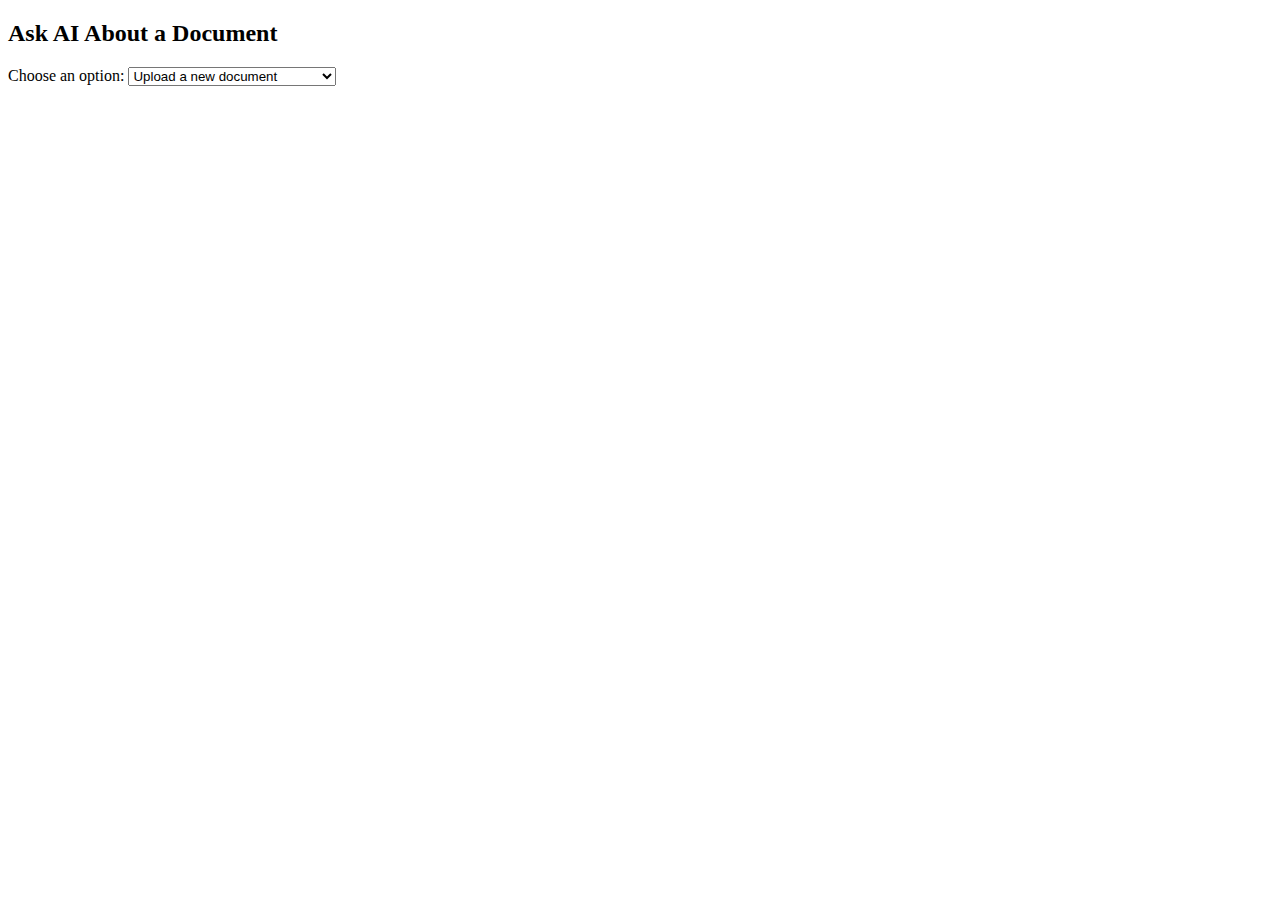
<file: Frontend/ai.html>
<!DOCTYPE html>
<html lang="en">
<head>
    <!-- Existing head content -->
    <style>
        /* Add styles for file selection */
        .file-grid {
            display: grid;
            grid-template-columns: repeat(auto-fill, minmax(200px, 1fr));
            gap: 15px;
            margin-top: 20px;
        }
        .file-item {
            border: 1px solid #ddd;
            border-radius: 5px;
            padding: 15px;
            cursor: pointer;
            transition: all 0.2s ease;
        }
        .file-item:hover {
            background-color: #f5f5f5;
        }
        .file-item.selected {
            border-color: #0d6efd;
            background-color: rgba(13, 110, 253, 0.1);
        }
        .file-icon {
            text-align: center;
            font-size: 2rem;
            margin-bottom: 10px;
        }
        .file-name {
            font-weight: bold;
            white-space: nowrap;
            overflow: hidden;
            text-overflow: ellipsis;
        }
        .file-details {
            font-size: 0.8rem;
            color: #6c757d;
        }
        .toggle-section {
            margin-bottom: 20px;
        }
    </style>
</head>
<body>
    <!-- Existing header and navbar -->

    <div class="container mt-5">
        <h2>Ask AI About a Document</h2>
        
        <div class="toggle-section">
            <label for="file-selector">Choose an option:</label>
            <select id="file-selector" class="form-select">
                <option value="upload">Upload a new document</option>
                <option value="existing">Select from existing documents</option>
            </select>
        </div>
        
        <div id="upload-section">
            <!-- Existing upload functionality -->
        </div>
        
        <div id="existing-files-section" style="display: none;">
            <h3>Select a Document</h3>
            <div id="existing-files" class="mt-3">
                <p>Loading files...</p>
            </div>
            
            <div class="form-group mt-4">
                <label for="initial-question">Initial Question:</label>
                <input type="text" id="initial-question" class="form-control" 
                       placeholder="What would you like to know about this document?" value="Tell me about this document">
            </div>
            
            <button id="start-chat-btn" class="btn btn-primary mt-3" onclick="startChatWithExistingFile()" disabled>
                Start Chat with Selected Document
            </button>
        </div>
    </div>

    <!-- Existing footer and scripts -->
    <script src="js/aiFileSelector.js"></script>
</body>
</html>
</file>
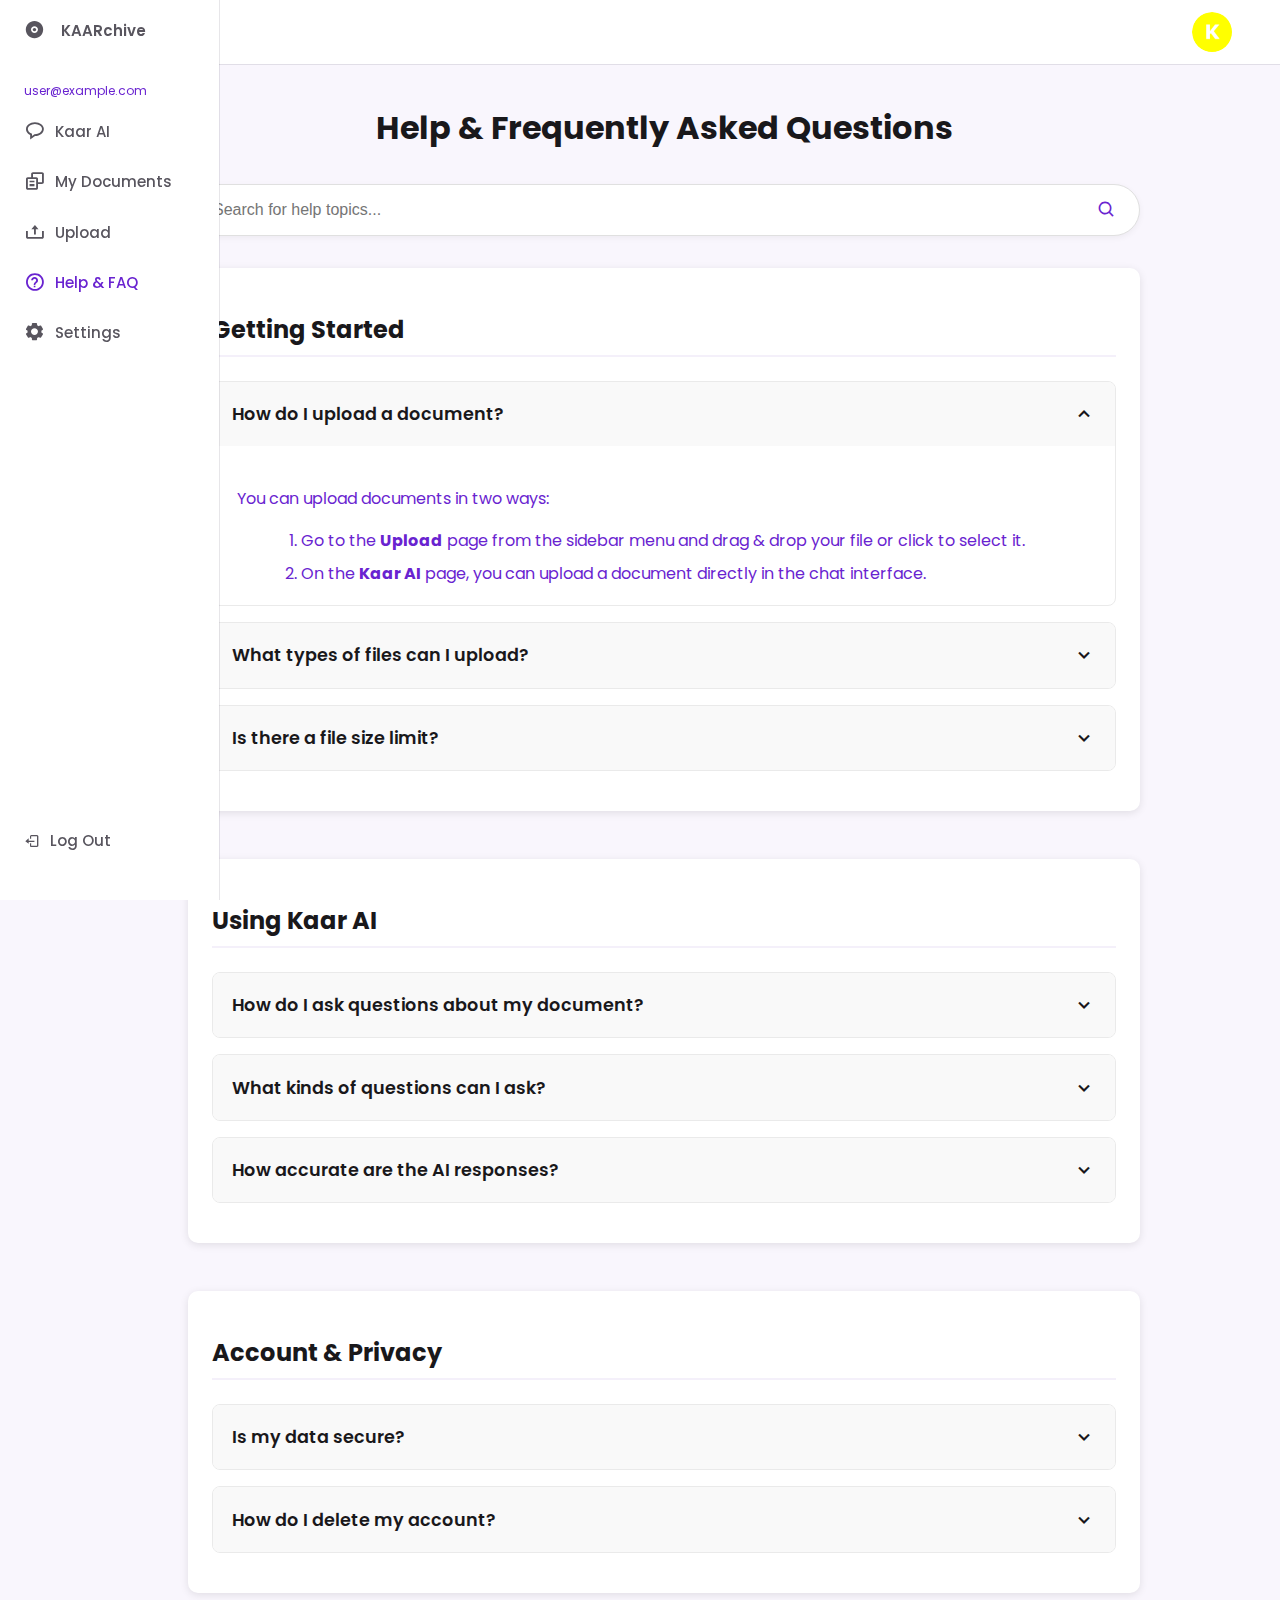
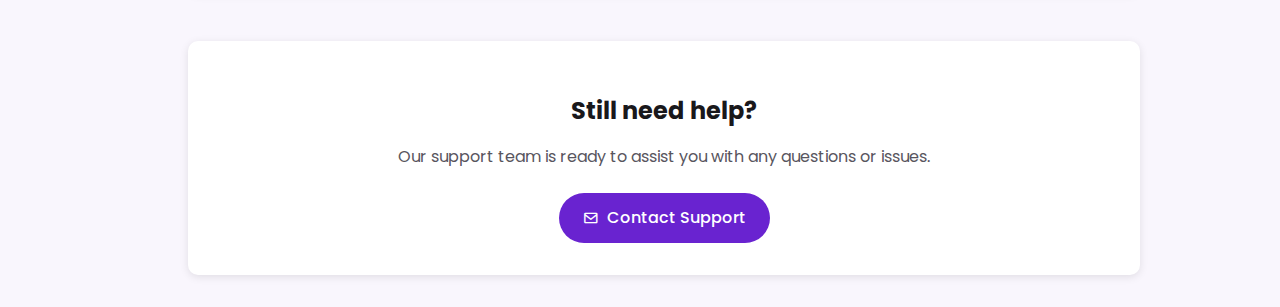
<file: Frontend/html/help.html>
<!DOCTYPE html>
<html lang="en">
<head>
    <meta charset="UTF-8">
    <meta name="viewport" content="width=device-width, initial-scale=1.0">
    <link rel="stylesheet" href="https://cdn.jsdelivr.net/npm/boxicons@latest/css/boxicons.min.css">
    <link rel="stylesheet" href="../css/main.css">
    <link rel="stylesheet" href="../css/help.css">
    <title>KAARchive - Help & FAQ</title>
</head>
<body>
    <header class="header">
        <div class="header__container">
            <img src="../assets/img/k.png" alt="Logo" class="header__img">
            <a href="#" class="header__logo">Help & FAQ</a>
            <div class="header__toggle">
                <i class='bx bx-menu' id="header-toggle"></i>
            </div>
        </div>
    </header>
    
    <div class="nav" id="navbar">
        <nav class="nav__container">
            <div>
                <a href="kaarAI.html" class="nav__link nav__logo">
                    <i class='bx bxs-disc nav__icon'></i>
                    <span class="nav__logo-name">KAARchive</span>
                </a>
                <a class="emailname">
                    <p id="user-email"></p>
                </a>
                <div class="nav__list">
                    <div class="nav__items">
                        <a href="kaarAI.html" class="nav__link">
                            <i class='bx bx-message-rounded'></i>
                            <span class="nav__name">Kaar AI</span>
                        </a>
                        <a href="myDocuments.html" class="nav__link">
                            <i class='bx bx-copy-alt'></i>
                            <span class="nav__name">My Documents</span>
                        </a>
                        <a href="upload.html" class="nav__link">
                            <i class='bx bx-upload'></i>
                            <span class="nav__name">Upload</span>
                        </a>
                        <a href="help.html" class="nav__link active">
                            <i class='bx bx-help-circle'></i>
                            <span class="nav__name">Help & FAQ</span>
                        </a>
                        <a href="settings.html" class="nav__link">
                            <i class='bx bxs-cog'></i>
                            <span class="nav__name">Settings</span>
                        </a>
                    </div>
                </div>
            </div>
            <a href="#" id="logout-button" class="nav__link nav__logout">
                <i class='bx bx-log-out'></i>
                <span class="nav__name">Log Out</span>
            </a>
        </nav>
    </div>

    <main class="help-container">
        <h1>Help & Frequently Asked Questions</h1>
        <div class="search-box">
            <input type="text" id="faq-search" placeholder="Search for help topics...">
            <i class='bx bx-search'></i>
        </div>

        <section class="faq-section">
            <h2>Getting Started</h2>
            <div class="faq-item">
                <div class="faq-question">How do I upload a document?
                    <i class='bx bx-chevron-down toggle-icon'></i>
                </div>
                <div class="faq-answer">
                    <p>You can upload documents in two ways:</p>
                    <ol>
                        <li>Go to the <strong>Upload</strong> page from the sidebar menu and drag & drop your file or click to select it.</li>
                        <li>On the <strong>Kaar AI</strong> page, you can upload a document directly in the chat interface.</li>
                    </ol>
                    <p>We support the following file formats: PDF, DOC, DOCX, PPT, PPTX, and TXT.</p>
                </div>
            </div>

            <div class="faq-item">
                <div class="faq-question">What types of files can I upload?
                    <i class='bx bx-chevron-down toggle-icon'></i>
                </div>
                <div class="faq-answer">
                    <p>KAARchive currently supports the following file formats:</p>
                    <ul>
                        <li>PDF (.pdf)</li>
                        <li>Microsoft Word (.doc, .docx)</li>
                        <li>PowerPoint (.ppt, .pptx)</li>
                        <li>Text files (.txt)</li>
                    </ul>
                </div>
            </div>

            <div class="faq-item">
                <div class="faq-question">Is there a file size limit?
                    <i class='bx bx-chevron-down toggle-icon'></i>
                </div>
                <div class="faq-answer">
                    <p>Yes, there is a 10MB file size limit for all documents. If your document exceeds this limit, consider splitting it into smaller files or compressing it before uploading.</p>
                </div>
            </div>
        </section>

        <section class="faq-section">
            <h2>Using Kaar AI</h2>
            <div class="faq-item">
                <div class="faq-question">How do I ask questions about my document?
                    <i class='bx bx-chevron-down toggle-icon'></i>
                </div>
                <div class="faq-answer">
                    <p>After uploading a document:</p>
                    <ol>
                        <li>Wait for the document to be processed (you'll see a "Ready" status)</li>
                        <li>Type your question in the chat input box at the bottom of the AI chat interface</li>
                        <li>Press Enter or click the send button</li>
                    </ol>
                    <p>The AI will analyze your document and provide answers based on its content.</p>
                </div>
            </div>

            <div class="faq-item">
                <div class="faq-question">What kinds of questions can I ask?
                    <i class='bx bx-chevron-down toggle-icon'></i>
                </div>
                <div class="faq-answer">
                    <p>You can ask virtually any question about the content of your document. For example:</p>
                    <ul>
                        <li>"What is the main topic of this document?"</li>
                        <li>"Summarize section 3 for me"</li>
                        <li>"What are the key findings in this report?"</li>
                        <li>"Extract all dates mentioned in the document"</li>
                        <li>"What does the author say about [specific topic]?"</li>
                    </ul>
                    <p>The more specific your question, the more precise the answer will be.</p>
                </div>
            </div>

            <div class="faq-item">
                <div class="faq-question">How accurate are the AI responses?
                    <i class='bx bx-chevron-down toggle-icon'></i>
                </div>
                <div class="faq-answer">
                    <p>Kaar AI strives to provide accurate information based on the content of your documents. However, AI technology has limitations:</p>
                    <ul>
                        <li>It can only answer based on information contained in the document</li>
                        <li>It may occasionally misinterpret complex language or context</li>
                        <li>For documents with poor formatting or image-based text, accuracy may be reduced</li>
                    </ul>
                    <p>Always verify important information directly in your original document.</p>
                </div>
            </div>
        </section>

        <section class="faq-section">
            <h2>Account & Privacy</h2>
            <div class="faq-item">
                <div class="faq-question">Is my data secure?
                    <i class='bx bx-chevron-down toggle-icon'></i>
                </div>
                <div class="faq-answer">
                    <p>Yes, we take data security very seriously:</p>
                    <ul>
                        <li>All documents are encrypted during storage and transmission</li>
                        <li>Your files are only accessible to you</li>
                        <li>We do not share your documents or chat history with third parties</li>
                        <li>You can delete your documents at any time from "My Documents" page</li>
                    </ul>
                </div>
            </div>

            <div class="faq-item">
                <div class="faq-question">How do I delete my account?
                    <i class='bx bx-chevron-down toggle-icon'></i>
                </div>
                <div class="faq-answer">
                    <p>To delete your account:</p>
                    <ol>
                        <li>Go to Settings</li>
                        <li>Scroll down to the Account Management section</li>
                        <li>Click on "Delete Account"</li>
                        <li>Confirm your decision</li>
                    </ol>
                    <p>Please note that account deletion is permanent and will remove all your documents and chat history.</p>
                </div>
            </div>
        </section>

        <section class="support-contact">
            <h2>Still need help?</h2>
            <p>Our support team is ready to assist you with any questions or issues.</p>
            <a href="mailto:support@kaarchive.com" class="contact-btn">
                <i class='bx bx-envelope'></i> Contact Support
            </a>
        </section>
    </main>

    <script src="../js/main.js"></script>
    <script src="../js/global.js"></script>
    <script src="../js/help.js"></script>
</body>
</html>
</file>
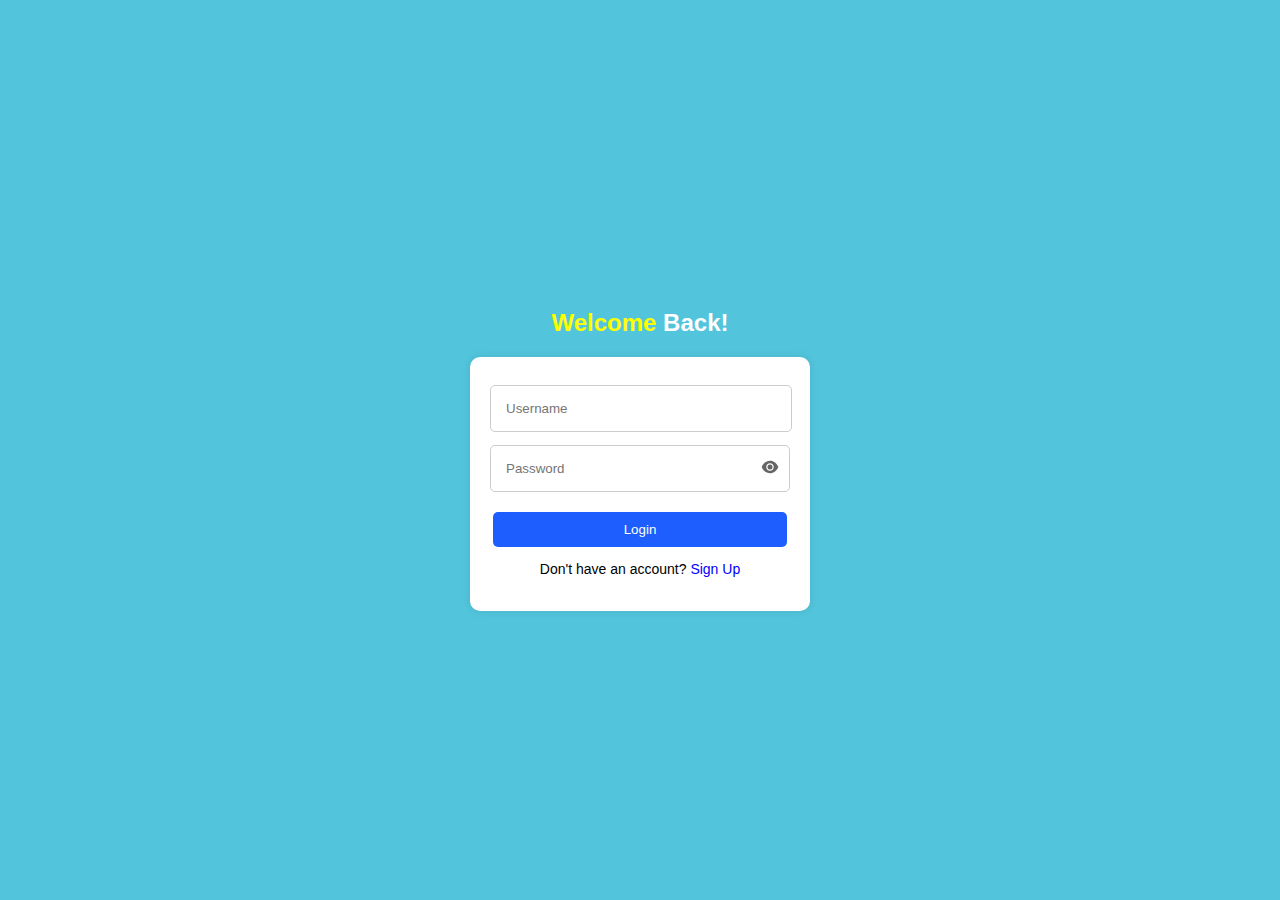
<file: Frontend/html/login.html>
<!DOCTYPE html>
<html lang="en">
<head>
  <meta charset="UTF-8">
  <meta name="viewport" content="width=device-width, initial-scale=1.0">
  <title>KAARchive - Login</title>
  <link rel="stylesheet" href="../css/login.css">
  <style>
    .password-container {
      position: relative;
      display: flex;
      align-items: center;
    }

    .toggle-password {
      position: absolute;
      right: 10px;
      cursor: pointer;
    }

    .toggle-password svg {
      width: 20px;
      height: 20px;
      fill: #666;
    }
  </style>
</head>
<body>
  <div class="container">
    <h2><span class="welcome">Welcome</span> <span class="back">Back!</span></h2>
    <div class="login-box">
      <form id="login-form">
        <input type="text" id="username" placeholder="Username" required>

        <div class="password-container">
          <input type="password" id="password" placeholder="Password" required>
          <span class="toggle-password" onclick="togglePassword('password', this)">
            <svg viewBox="0 0 24 24">
              <path d="M12 4.5C7.5 4.5 3.7 7.6 2 12c1.7 4.4 5.5 7.5 10 7.5s8.3-3.1 10-7.5c-1.7-4.4-5.5-7.5-10-7.5zm0 12c-2.5 0-4.5-2-4.5-4.5S9.5 7.5 12 7.5 16.5 9.5 16.5 12 14.5 16.5 12 16.5zm0-7.5a3 3 0 1 0 0 6 3 3 0 1 0 0-6z"/>
            </svg>
          </span>
        </div>

        <button type="submit">Login</button>
      </form>
      <p>Don't have an account? <a href="signup.html">Sign Up</a></p>
    </div>
  </div>

  <script src="../js/auth.js"></script>
  <script>
    function togglePassword(inputId, iconElement) {
      const passwordInput = document.getElementById(inputId);
      const isPassword = passwordInput.type === 'password';
      passwordInput.type = isPassword ? 'text' : 'password';

      // Toggle eye icon (open/closed)
      iconElement.innerHTML = isPassword
        ? '<svg viewBox="0 0 24 24"><path d="M12 4.5C7.5 4.5 3.7 7.6 2 12c1.7 4.4 5.5 7.5 10 7.5s8.3-3.1 10-7.5c-1.7-4.4-5.5-7.5-10-7.5zm0 12c-2.5 0-4.5-2-4.5-4.5S9.5 7.5 12 7.5 16.5 9.5 16.5 12 14.5 16.5 12 16.5zm-2.5-3.5l5-5 1.5 1.5-5 5z"/></svg>'
        : '<svg viewBox="0 0 24 24"><path d="M12 4.5C7.5 4.5 3.7 7.6 2 12c1.7 4.4 5.5 7.5 10 7.5s8.3-3.1 10-7.5c-1.7-4.4-5.5-7.5-10-7.5zm0 12c-2.5 0-4.5-2-4.5-4.5S9.5 7.5 12 7.5 16.5 9.5 16.5 12 14.5 16.5 12 16.5zm0-7.5a3 3 0 1 0 0 6 3 3 0 1 0 0-6z"/></svg>';
    }
  </script>
</body>
</html>
</file>
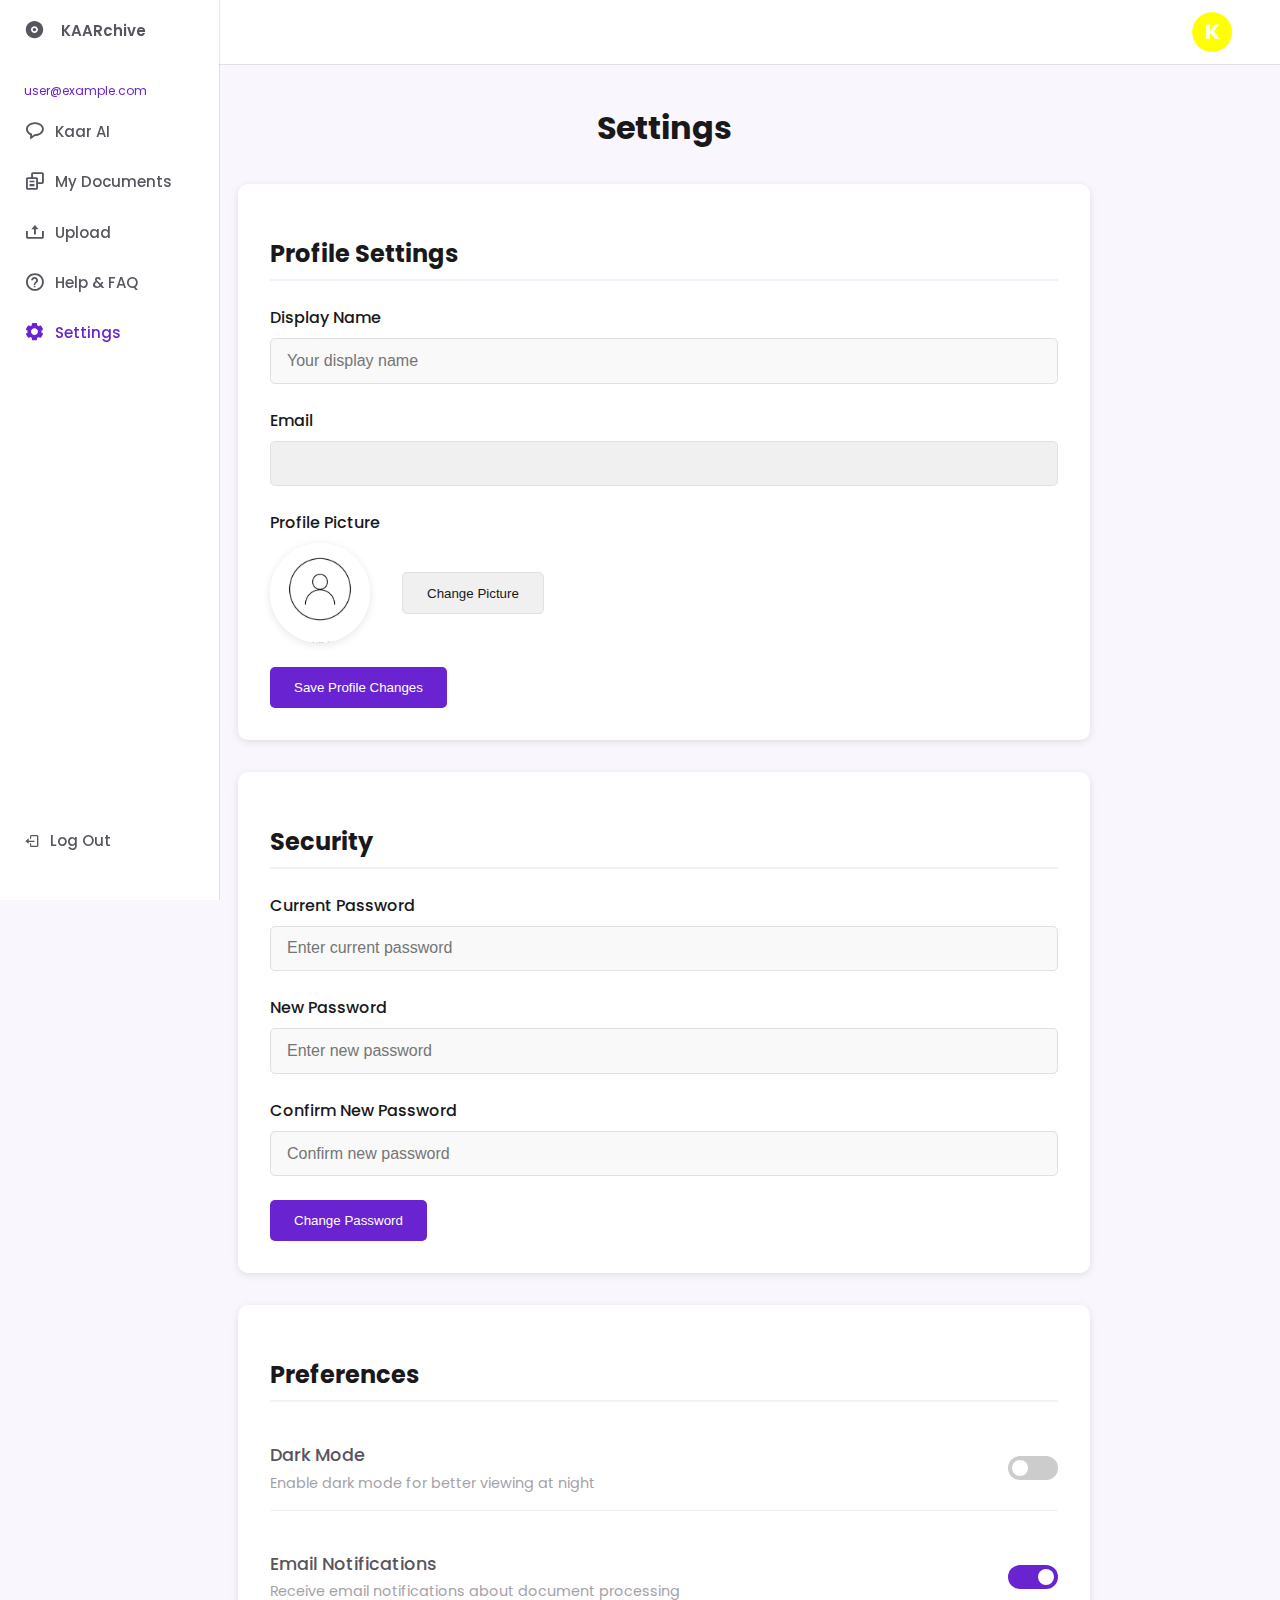
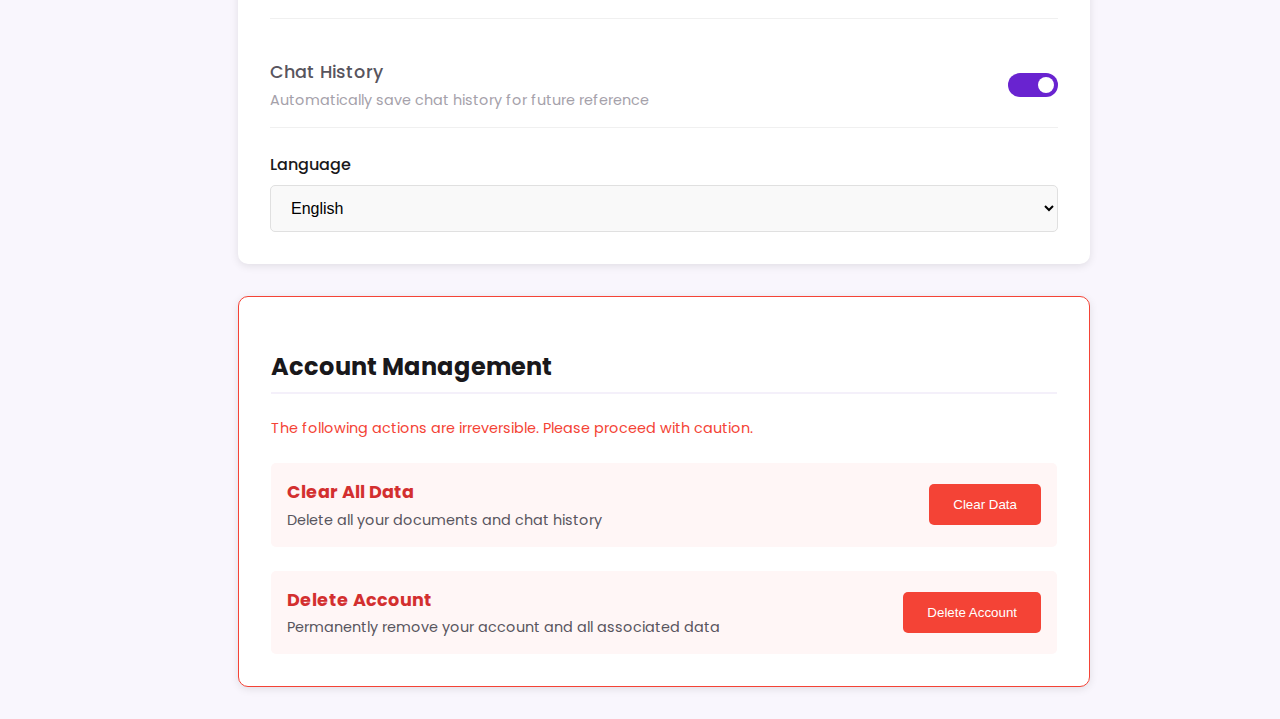
<file: Frontend/html/settings.html>
<!DOCTYPE html>
<html lang="en">
<head>
    <meta charset="UTF-8">
    <meta name="viewport" content="width=device-width, initial-scale=1.0">
    <link rel="stylesheet" href="https://cdn.jsdelivr.net/npm/boxicons@latest/css/boxicons.min.css">
    <link rel="stylesheet" href="../css/main.css">
    <link rel="stylesheet" href="../css/settings.css">
    <title>KAARchive - Settings</title>
</head>
<body>
    <header class="header">
        <div class="header__container">
            <img src="../assets/img/k.png" alt="Logo" class="header__img">
            <a href="#" class="header__logo">Settings</a>
            <div class="header__toggle">
                <i class='bx bx-menu' id="header-toggle"></i>
            </div>
        </div>
    </header>
    
    <div class="nav" id="navbar">
        <nav class="nav__container">
            <div>
                <a href="kaarAI.html" class="nav__link nav__logo">
                    <i class='bx bxs-disc nav__icon'></i>
                    <span class="nav__logo-name">KAARchive</span>
                </a>
                <a class="emailname">
                    <p id="user-email"></p>
                </a>
                <div class="nav__list">
                    <div class="nav__items">
                        <a href="kaarAI.html" class="nav__link">
                            <i class='bx bx-message-rounded'></i>
                            <span class="nav__name">Kaar AI</span>
                        </a>
                        <a href="myDocuments.html" class="nav__link">
                            <i class='bx bx-copy-alt'></i>
                            <span class="nav__name">My Documents</span>
                        </a>
                        <a href="upload.html" class="nav__link">
                            <i class='bx bx-upload'></i>
                            <span class="nav__name">Upload</span>
                        </a>
                        <a href="help.html" class="nav__link">
                            <i class='bx bx-help-circle'></i>
                            <span class="nav__name">Help & FAQ</span>
                        </a>
                        <a href="settings.html" class="nav__link active">
                            <i class='bx bxs-cog'></i>
                            <span class="nav__name">Settings</span>
                        </a>
                    </div>
                </div>
            </div>
            <a href="#" id="logout-button" class="nav__link nav__logout">
                <i class='bx bx-log-out'></i>
                <span class="nav__name">Log Out</span>
            </a>
        </nav>
    </div>

    <main class="settings-container">
        <h1>Settings</h1>
        
        <div class="settings-section">
            <h2>Profile Settings</h2>
            <form id="profile-form" class="settings-form">
                <div class="form-group">
                    <label for="display-name">Display Name</label>
                    <input type="text" id="display-name" placeholder="Your display name">
                </div>
                
                <div class="form-group">
                    <label for="email">Email</label>
                    <input type="email" id="email" disabled>
                </div>
                
                <div class="form-group">
                    <label>Profile Picture</label>
                    <div class="profile-picture-container">
                        <img src="../assets/img/profile.png" id="profile-picture" alt="Profile picture">
                        <div class="upload-controls">
                            <button type="button" id="upload-picture" class="btn-secondary">Change Picture</button>
                            <input type="file" id="picture-upload" accept="image/*" hidden>
                        </div>
                    </div>
                </div>
                
                <button type="submit" class="btn-primary">Save Profile Changes</button>
            </form>
        </div>
        
        <div class="settings-section">
            <h2>Security</h2>
            <form id="password-form" class="settings-form">
                <div class="form-group">
                    <label for="current-password">Current Password</label>
                    <input type="password" id="current-password" placeholder="Enter current password">
                </div>
                
                <div class="form-group">
                    <label for="new-password">New Password</label>
                    <input type="password" id="new-password" placeholder="Enter new password">
                </div>
                
                <div class="form-group">
                    <label for="confirm-password">Confirm New Password</label>
                    <input type="password" id="confirm-password" placeholder="Confirm new password">
                </div>
                
                <button type="submit" class="btn-primary">Change Password</button>
            </form>
        </div>
        
        <div class="settings-section">
            <h2>Preferences</h2>
            <div class="settings-form">
                <div class="preference-item">
                    <div class="preference-info">
                        <h3>Dark Mode</h3>
                        <p>Enable dark mode for better viewing at night</p>
                    </div>
                    <label class="toggle-switch">
                        <input type="checkbox" id="dark-mode-toggle">
                        <span class="toggle-slider"></span>
                    </label>
                </div>
                
                <div class="preference-item">
                    <div class="preference-info">
                        <h3>Email Notifications</h3>
                        <p>Receive email notifications about document processing</p>
                    </div>
                    <label class="toggle-switch">
                        <input type="checkbox" id="email-notifications" checked>
                        <span class="toggle-slider"></span>
                    </label>
                </div>
                
                <div class="preference-item">
                    <div class="preference-info">
                        <h3>Chat History</h3>
                        <p>Automatically save chat history for future reference</p>
                    </div>
                    <label class="toggle-switch">
                        <input type="checkbox" id="save-chat-history" checked>
                        <span class="toggle-slider"></span>
                    </label>
                </div>
                
                <div class="form-group">
                    <label for="language-select">Language</label>
                    <select id="language-select">
                        <option value="en">English</option>
                        <option value="es">Spanish</option>
                        <option value="fr">French</option>
                        <option value="de">German</option>
                        <option value="zh">Chinese</option>
                    </select>
                </div>
            </div>
        </div>
        
        <div class="settings-section danger-zone">
            <h2>Account Management</h2>
            <p class="warning-text">The following actions are irreversible. Please proceed with caution.</p>
            
            <div class="danger-actions">
                <div class="danger-action">
                    <div>
                        <h3>Clear All Data</h3>
                        <p>Delete all your documents and chat history</p>
                    </div>
                    <button id="clear-data" class="btn-danger">Clear Data</button>
                </div>
                
                <div class="danger-action">
                    <div>
                        <h3>Delete Account</h3>
                        <p>Permanently remove your account and all associated data</p>
                    </div>
                    <button id="delete-account" class="btn-danger">Delete Account</button>
                </div>
            </div>
        </div>
    </main>

    <!-- Confirmation Modal -->
    <div id="confirm-modal" class="modal">
        <div class="modal-content">
            <h2 id="modal-title">Confirm Action</h2>
            <p id="modal-message">Are you sure you want to proceed?</p>
            <div class="modal-actions">
                <button id="modal-cancel" class="btn-secondary">Cancel</button>
                <button id="modal-confirm" class="btn-danger">Confirm</button>
            </div>
        </div>
    </div>

    <script src="../js/main.js"></script>
    <script src="../js/global.js"></script>
    <script src="../js/settings.js"></script>
</body>
</html>
</file>
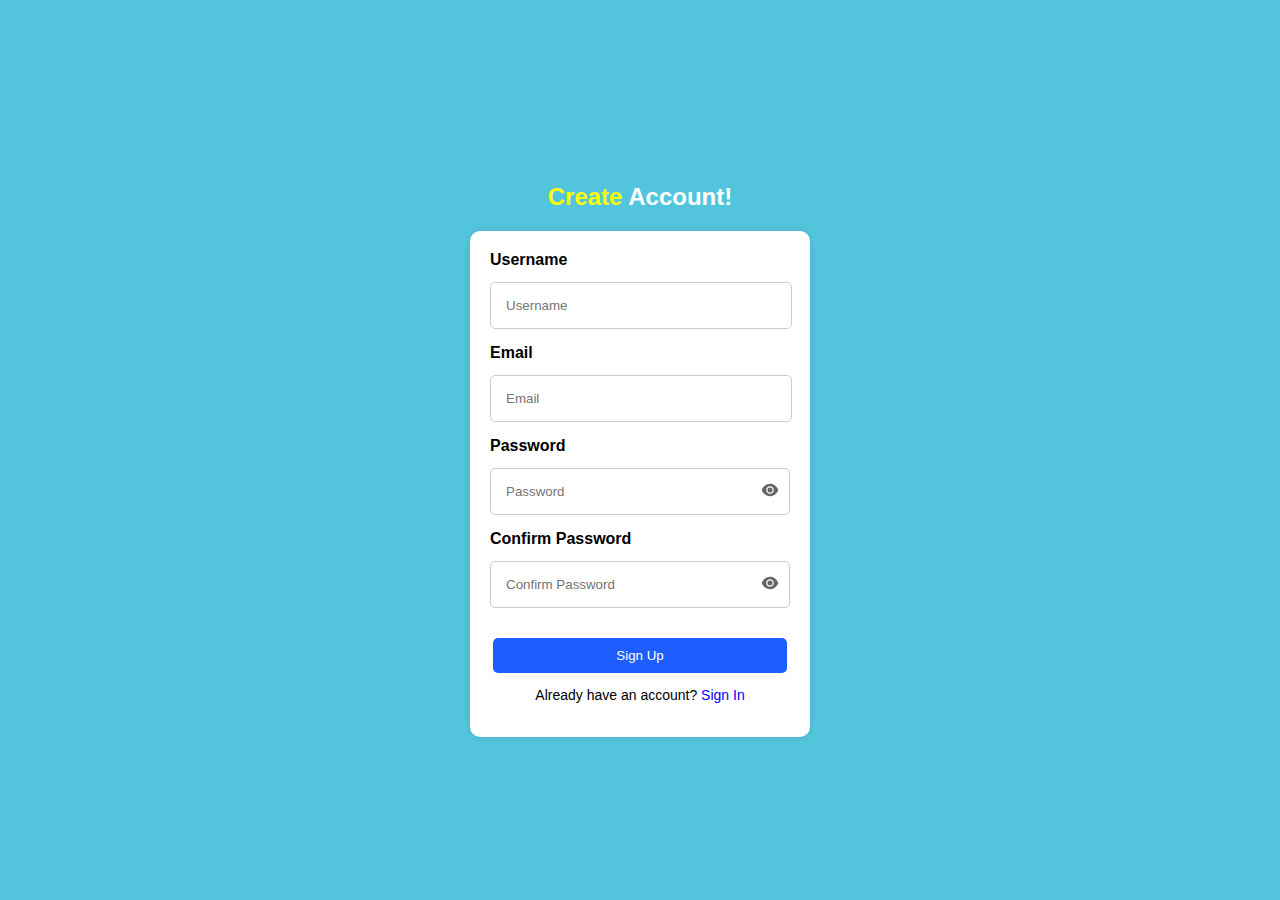
<file: Frontend/html/signup.html>
<!DOCTYPE html>
<html lang="en">
<head>
  <meta charset="UTF-8">
  <meta name="viewport" content="width=device-width, initial-scale=1.0">
  <title>KAARchive - Sign Up</title>
  <link rel="stylesheet" href="../css/login.css">
  <style>
    .password-container {
      position: relative;
      display: flex;
      align-items: center;
    }

    .toggle-password {
      position: absolute;
      right: 10px;
      cursor: pointer;
    }

    .toggle-password svg {
      width: 20px;
      height: 20px;
      fill: #666;
    }
  </style>
</head>
<body>
  <div class="container">
    <h2><span class="welcome">Create</span> <span class="back">Account!</span></h2>
    <div class="login-box">
      <form id="signup-form">
        <div class="labelcont">
          <label for="username">Username</label>
        </div>
        <input type="text" id="username" placeholder="Username" required>
        <span class="error" id="username-error"></span>

        <div class="labelcont">
          <label for="email">Email</label>
        </div>
        <input type="email" id="email" placeholder="Email" required>
        <span class="error" id="email-error"></span>

        <div class="labelcont">
          <label for="password">Password</label>
        </div>
        <div class="password-container">
          <input type="password" id="password" placeholder="Password" required>
          <span class="toggle-password" onclick="togglePassword('password', this)">
            <svg viewBox="0 0 24 24">
              <path d="M12 4.5C7.5 4.5 3.7 7.6 2 12c1.7 4.4 5.5 7.5 10 7.5s8.3-3.1 10-7.5c-1.7-4.4-5.5-7.5-10-7.5zm0 12c-2.5 0-4.5-2-4.5-4.5S9.5 7.5 12 7.5 16.5 9.5 16.5 12 14.5 16.5 12 16.5zm0-7.5a3 3 0 1 0 0 6 3 3 0 1 0 0-6z"/>
            </svg>
          </span>
        </div>
        <span class="error" id="password-error"></span>

        <div class="labelcont">
          <label for="confirm-password">Confirm Password</label>
        </div>
        <div class="password-container">
          <input type="password" id="confirm-password" placeholder="Confirm Password" required>
          <span class="toggle-password" onclick="togglePassword('confirm-password', this)">
            <svg viewBox="0 0 24 24">
              <path d="M12 4.5C7.5 4.5 3.7 7.6 2 12c1.7 4.4 5.5 7.5 10 7.5s8.3-3.1 10-7.5c-1.7-4.4-5.5-7.5-10-7.5zm0 12c-2.5 0-4.5-2-4.5-4.5S9.5 7.5 12 7.5 16.5 9.5 16.5 12 14.5 16.5 12 16.5zm0-7.5a3 3 0 1 0 0 6 3 3 0 1 0 0-6z"/>
            </svg>
          </span>
        </div>
        <span class="error" id="confirm-password-error"></span>

        <button type="submit">Sign Up</button>
      </form>
      <p>Already have an account? <a href="login.html">Sign In</a></p>
    </div>
  </div>

  <script src="../js/auth.js"></script>
  <script>
    function togglePassword(inputId, iconElement) {
      const passwordInput = document.getElementById(inputId);
      const isPassword = passwordInput.type === 'password';
      passwordInput.type = isPassword ? 'text' : 'password';

      // Toggle eye icon (open/closed)
      iconElement.innerHTML = isPassword
        ? '<svg viewBox="0 0 24 24"><path d="M12 4.5C7.5 4.5 3.7 7.6 2 12c1.7 4.4 5.5 7.5 10 7.5s8.3-3.1 10-7.5c-1.7-4.4-5.5-7.5-10-7.5zm0 12c-2.5 0-4.5-2-4.5-4.5S9.5 7.5 12 7.5 16.5 9.5 16.5 12 14.5 16.5 12 16.5zm-2.5-3.5l5-5 1.5 1.5-5 5z"/></svg>'
        : '<svg viewBox="0 0 24 24"><path d="M12 4.5C7.5 4.5 3.7 7.6 2 12c1.7 4.4 5.5 7.5 10 7.5s8.3-3.1 10-7.5c-1.7-4.4-5.5-7.5-10-7.5zm0 12c-2.5 0-4.5-2-4.5-4.5S9.5 7.5 12 7.5 16.5 9.5 16.5 12 14.5 16.5 12 16.5zm0-7.5a3 3 0 1 0 0 6 3 3 0 1 0 0-6z"/></svg>';
    }
  </script>
</body>
</html>
</file>
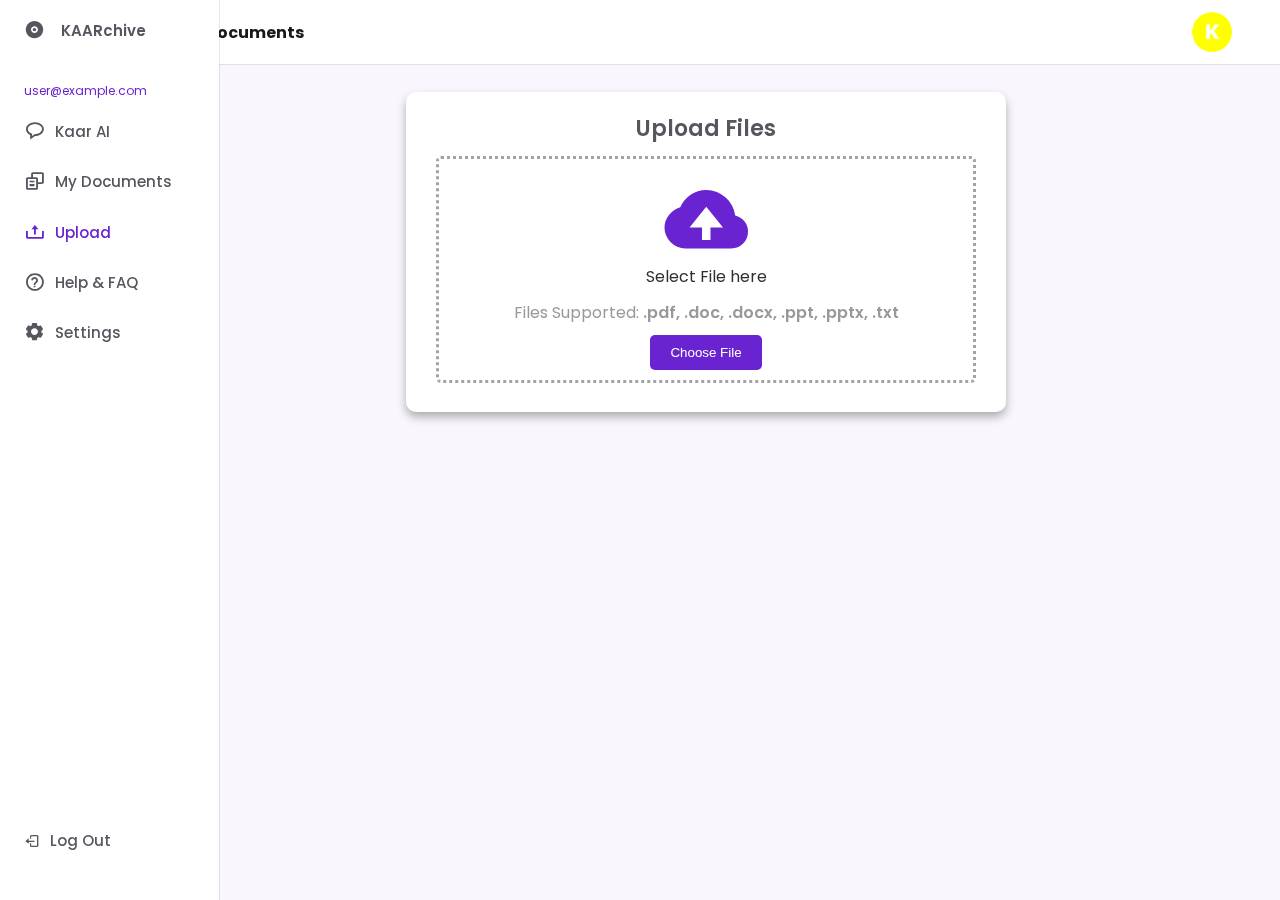
<file: Frontend/html/upload.html>
<!DOCTYPE html>
  <html lang="en">
  <head>
    <meta charset="UTF-8">
    <meta name="viewport" content="width=device-width, initial-scale=1.0">
    <link rel="stylesheet" href="https://cdn.jsdelivr.net/npm/boxicons@latest/css/boxicons.min.css">
    <link rel="stylesheet" href="../css/main.css">
    <title>Kaarchive - Upload</title>
  </head>
  <body>
    <header class="header">
      <div class="header__container">
        <img src="../assets/img/k.png" alt="Logo" class="header__img">
        <a href="#" class="header__logo">Upload Your Documents</a>
        <div class="header__toggle">
          <i class='bx bx-menu' id="header-toggle"></i>
        </div>
      </div>
    </header>
    <div class="nav" id="navbar">
      <nav class="nav__container">
        <div>
          <a href="kaarAI.html" class="nav__link nav__logo">
            <i class='bx bxs-disc nav__icon'></i>
            <span class="nav__logo-name">KAARchive</span>
          </a>
          <!-- Display the logged-in email (this should be set dynamically) -->
          <div class="emailname">
            <p id="user-email"></p>
          </div>
          <div class="nav__list">
            <div class="nav__items">
              <a href="kaarAI.html" class="nav__link">
                <i class='bx bx-message-rounded'></i>
                <span class="nav__name">Kaar AI</span>
              </a>
              <a href="myDocuments.html" class="nav__link">
                <i class='bx bx-copy-alt'></i>
                <span class="nav__name">My Documents</span>
              </a>
              <a href="upload.html" class="nav__link active">
                <i class='bx bx-upload'></i>
                <span class="nav__name">Upload</span>
              </a>
              <a href="help.html" class="nav__link">
                <i class='bx bx-help-circle'></i>
                <span class="nav__name">Help & FAQ</span>
              </a>
              <a href="settings.html" class="nav__link">
                <i class='bx bxs-cog'></i>
                <span class="nav__name">Settings</span>
              </a>
            </div>
          </div>
        </div>
        <a href="#" id="logout-button" class="nav__link nav__logout">
          <i class='bx bx-log-out'></i>
          <span class="nav__name">Log Out</span>
        </a>
      </nav>
    </div>
    <main>
      <div class="container">
        <div class="card">
          <h3>Upload Files</h3>
          <div class="drop_box">
            <i class='bx bxs-cloud-upload icon'></i>
            <header>
              <h4>Select File here</h4>
            </header>
            <p>Files Supported: <span>.pdf, .doc, .docx, .ppt, .pptx, .txt</span></p>
            <!-- The file input is hidden -->
            <input type="file" hidden accept=".pdf,.doc,.docx,.ppt,.pptx,.txt" id="fileID">
            <button class="btn">Choose File</button>
          </div>
        </div>
      </div>
    </main>
    <script src="../js/global.js"></script>
    <script src="../js/main.js"></script>
    <script src="../js/upload.js"></script>   
  </body>
  </html>
</file>
<file: Frontend/css/main.css>
@import url("https://fonts.googleapis.com/css2?family=Poppins:wght@400;500;600&display=swap");
:root {
  --header-height: 3.5rem;
  --nav-width: 219px;
  --first-color: #6923D0;
  --first-color-light: #F4F0FA;
  --title-color: #19181B;
  --text-color: #58555E;
  --text-color-light: #A5A1AA;
  --body-color: #F9F6FD;
  --container-color: #FFFFFF;
  --danger-color: #f44336;
  --danger-hover: #d32f2f;
  --button-hover: #5916b3;

  --body-font: 'Poppins', sans-serif;
  --normal-font-size: .938rem;
  --small-font-size: .75rem;
  --smaller-font-size: .75rem;

  --font-medium: 500;
  --font-semi-bold: 600;
  --z-fixed: 100;
}

@media screen and (min-width: 1024px) {
  :root {
    --normal-font-size: 1rem;
    --small-font-size: .875rem;
    --smaller-font-size: .813rem;
  }
}

*, ::before, ::after {
  box-sizing: border-box;
}

body {
  margin: var(--header-height) 0 0 0;
  padding: 1rem 1rem 0;
  font-family: var(--body-font);
  font-size: var(--normal-font-size);
  background-color: var(--body-color);
  color: var(--text-color);
}

h3 {
  margin: 0;
}

a {
  text-decoration: none;
}

img {
  max-width: 100%;
  height: auto;
}

.header {
  position: fixed;
  top: 0;
  left: 0;
  width: 100%;
  background-color: var(--container-color);
  box-shadow: 0 1px 0 rgba(22, 8, 43, 0.1);
  padding: 0 1rem;
  z-index: var(--z-fixed);
}

.header__container {
  display: flex;
  align-items: center;
  height: var(--header-height);
  justify-content: space-between;
}

.header__img {
  width: 35px;
  height: 35px;
  border-radius: 50%;
}

.header__logo {
  color: var(--title-color);
  display: none;
  font-weight: bold;
}

.header__search {
  display: flex;
  padding: .40rem .75rem;
  background-color: var(--first-color-light);
  border-radius: .25rem;
}

.header__input {
  width: 100%;
  border: none;
  outline: none;
  background-color: var(--first-color-light);
}

.header__input::placeholder {
  font-family: var(--body-font);
  color: var(--text-color);
}

.header__icon, 
.header__toggle {
  font-size: 1.2rem;
}

.header__toggle {
  color: var(--title-color);
  cursor: pointer;
}

.nav {
  position: fixed;
  top: 0;
  left: -100%;
  height: 100vh;
  padding: 1rem 1rem 0;
  background-color: var(--container-color);
  box-shadow: 1px 0 0 rgba(22, 8, 43, 0.1);
  z-index: var(--z-fixed);
  transition: .4s;
}

.nav__container {
  height: 100%;
  display: flex;
  flex-direction: column;
  justify-content: space-between;
  padding-bottom: 3rem;
  overflow: auto;
  scrollbar-width: none; /* Firefox */
}

.nav__container::-webkit-scrollbar {
  display: none; /* Safari and Chrome */
}

.emailname p{
  font-size: 12px;
  margin-top: 5px; /* Fixed: Removed negative padding which is invalid CSS */
  margin-bottom: 20px;
  position: relative;
  font-size: 12px;
  color: var(--first-color); /* Fixed: Using theme color variable instead of hardcoded 'blue' */
}

.nav__logo {
  font-weight: var(--font-semi-bold);
  margin-bottom: 2.5rem;
}

.nav__list, 
.nav__items {
  display: grid;
}

.nav__list {
  row-gap: 3rem;
}

.nav__items {
  row-gap: 1.5rem;
}

.nav__subtitle {
  font-size: var(--normal-font-size);
  text-transform: uppercase;
  letter-spacing: .1rem;
  color: var(--text-color-light);
}

.nav__link {
  display: flex;
  align-items: center;
  color: var(--text-color);
}

.nav__link:hover {
  color: var(--first-color);
}

.nav__icon {
  font-size: 1.3rem;
  margin-right: 1rem;
}

.nav__name {
  font-size: var(--small-font-size);
  font-weight: var(--font-medium);
  white-space: nowrap;
}

.nav__logout {
  margin-top: 5rem;
}

.nav__dropdown {
  overflow: hidden;
  max-height: 21px;
  transition: .4s ease-in-out;
}

.nav__dropdown-collapse {
  background-color: var(--first-color-light);
  border-radius: .25rem;
  margin-top: 1rem;
}

.nav__dropdown-content {
  display: grid;
  row-gap: .5rem;
  padding: .75rem 2.5rem .75rem 1.8rem;
}

.nav__dropdown-item {
  font-size: var(--smaller-font-size);
  font-weight: var(--font-medium);
  color: var(--text-color);
}

.nav__dropdown-item:hover {
  color: var(--first-color);
}

.nav__dropdown-icon {
  margin-left: auto;
  transition: .4s;
}

.nav__dropdown:hover {
  max-height: 100rem;
}

.nav__dropdown:hover .nav__dropdown-icon {
  transform: rotate(180deg);
}

.show-menu {
  left: 0;
}

.active {
  color: var(--first-color);
}

.nav.closed .emailname p{
    display: none; /* Fixed: Removed conflicting display properties */
}

/*container*/

.container {
  height: 100vh; 
  width: 100vw;  
  display: flex;
  justify-content: center; 
  align-items: flex-start;    
  padding: 20px;
  position: fixed; 
  margin-left: -30px;
}

.card {
  border-radius: 10px;
  box-shadow: 0 5px 10px 0 rgba(0, 0, 0, 0.3);
  width: 600px;
  height: 320px;
  background-color: #ffffff;
  padding: 10px 30px 40px;
}

.card h3 {
  padding: 10px;
  font-size: 22px;
  font-weight: 600;
  text-align: center;
}

.drop_box .icon {
  font-size: 100px;
}

.drop_box h4 {
  font-size: 20px;
  font-weight: 500;
  margin-bottom: 1px;

}

.drop_box {
  margin: 1px 0;
  padding: 10px;
  display: flex;
  align-items: center;
  justify-content: center;
  flex-direction: column;
  border: 3px dotted #a3a3a3;
  border-radius: 5px;
  width: 100%;  
}

.drop_box h4 {
  font-size: 16px;
  font-weight: 400;
  color: #2e2e2e;
  margin-top: -5px;
}

.drop_box p {
  margin-top: 10px;
  margin-bottom: 10px;
  font-size: 16px;
  color: #999;
}

.drop_box p {
	color: #999;
}
.drop_box p span {
	font-weight: 600;
}

.btn {
  text-decoration: none;
  background-color: var(--first-color);
  color: #ffffff;
  padding: 10px 20px;
  border: none;
  border-radius: 5px;
  outline: none;
  transition: background-color 0.2s ease;
  cursor: pointer;
}

.btn:hover{
  background-color: var(--button-hover);
}

.form input {
  margin: 10px 0;
  width: 100%;
  background-color: #e2e2e2;
  border: none;
  outline: none;
  padding: 12px 20px;
  border-radius: 4px;
}

/*-----------------------*/

@media screen and (max-width: 320px) {
body {
    padding: 1rem 3rem 0 6rem;
  }
  .header {
    padding: 0 3rem 0 6rem;
  }
  .header__container {
    height: calc(var(--header-height) + .5rem);
  }
  .header__search {
    width: 300px;
    padding: .55rem .75rem;
  }
  .header__toggle {
    display: none;
  }
  .header__logo {
    display: block;
  }
  .header__img {
    width: 40px;
    height: 40px;
    order: 1;
  }
  .nav {
    left: 0;
    padding: 1.2rem 1.5rem 0;
    width: 68px; 
  }
  .nav__items {
    row-gap: 1.7rem;
  }
  .nav__icon {
    font-size: 1.3rem;
  }


.nav__link span.nav__name {
    
  margin-left: 10px;  

}
.nav__link i.bx-copy-alt {
  font-size: 1.3rem;  
}

.nav__link i.bxs-dashboard {
  font-size: 1.3rem;  
}

.nav__link i.bx-message-rounded {
  font-size: 1.3rem;  
}
.nav__link i.bx-upload {
  font-size: 1.3rem;  
}

.nav__link i.bx-help-circle {
  font-size: 1.3rem;  
}

.nav__link i.bxs-cog { 
  font-size: 1.3rem;  
}
.nav__icon i.bx-log-out{
  font-size: 1.3rem;
}

  .nav__logo-name, 
  .nav__name, 
  .nav__subtitle, 
  .nav__dropdown-icon {
    opacity: 0;
    transition: .3s;
    font-size: 15px;
  }
  
  .nav:hover {
    width: var(--nav-width);
  }

  .nav:hover .nav__logo-name {
    opacity: 1;
  }
  .nav:hover .nav__subtitle {
    opacity: 1;
  }
  .nav:hover .nav__name {
    opacity: 1;
  }
  .nav:hover .nav__dropdown-icon {
    opacity: 1;
  }

}

@media screen and (min-width: 768px) {
  body {
    padding: 1rem 3rem 0 6rem;
  }
  .header {
    padding: 0 3rem 0 6rem;
  }
  .header__container {
    height: calc(var(--header-height) + .5rem);
  }
  .header__search {
    width: 300px;
    padding: .55rem .75rem;
  }
  .header__toggle {
    display: none;
  }
  .header__logo {
    display: block;
  }
  .header__img {
    width: 40px;
    height: 40px;
    order: 1;
  }
  .nav {
    left: 0;
    padding: 1.2rem 1.5rem 0;
    width: 68px; 
  }
  .nav__items {
    row-gap: 1.7rem;
  }
  .nav__icon {
    font-size: 1.3rem;
  }
}

.nav__link span.nav__name {
    
  margin-left: 10px;  

}
.nav__link i.bx-copy-alt {
  font-size: 1.3rem;  
}

.nav__link i.bxs-dashboard {
  font-size: 1.3rem;  
}

.nav__link i.bx-message-rounded {
  font-size: 1.3rem;  
}
.nav__link i.bx-upload {
  font-size: 1.3rem;  
}

.nav__link i.bx-help-circle {
  font-size: 1.3rem;  
}

.nav__link i.bxs-cog { 
  font-size: 1.3rem;  
}

.nav__icon i.bx-log-out{
  font-size: 1.3rem;
}

  .nav__logo-name, 
  .nav__name, 
  .nav__subtitle, 
  .nav__dropdown-icon {
    opacity: 0;
    transition: .3s;
    font-size: 15px;
  }
  
  .nav:hover {
    width: var(--nav-width);
  }

  .nav:hover .nav__logo-name {
    opacity: 1;
  }
  .nav:hover .nav__subtitle {
    opacity: 1;
  }
  .nav:hover .nav__name {
    opacity: 1;
  }
  .nav:hover .nav__dropdown-icon {
    opacity: 1;
  }
  /* Existing styles remain above */

/* ===== Upload Container Styles ===== */

/* Style the drop area container */
.drop_box {
  margin: 1px 0;
  padding: 10px;
  display: flex;
  align-items: center;
  justify-content: center;
  flex-direction: column;
  border: 3px dotted #a3a3a3;
  border-radius: 5px;
  width: 100%;
  transition: all 0.3s ease;
}

/* Style for the icon shown in the drop box */
.drop_box .icon {
  font-size: 100px;
  color: var(--first-color);
}

/* Header styling inside drop_box */
.drop_box header h4 {
  font-size: 16px;
  font-weight: 400;
  color: #2e2e2e;
  margin-top: -5px;
}

/* Paragraph styling (e.g., supported file types) */
.drop_box p {
  margin-top: 10px;
  margin-bottom: 10px;
  font-size: 16px;
  color: #999;
}

/* ===== New Styles for Upload Summary and Success ===== */

/* When a file is selected, an upload summary is shown */
.upload-summary {
  display: flex;
  flex-direction: column;
  align-items: center;
  text-align: center;
}

/* Style the file icon image that is shown next to the file name */
.upload-summary .file-icon {
  width: 80px;
  height: 80px;
  object-fit: contain;
  margin-bottom: 10px;
}

/* Style for the success message after a file is uploaded */
.upload-success {
  text-align: center;
  color: green;
  font-weight: bold;
  font-size: 18px;
  padding: 10px;
}

/* Optional: style the upload button inside the dynamic form */
.upload-summary .btn {
  margin-top: 10px;
  padding: 8px 16px;
  background-color: var(--first-color);
  color: #fff;
  border: none;
  border-radius: 5px;
  cursor: pointer;
  transition: background-color 0.3s ease;
}

.upload-summary .btn:hover {
  background-color: #0040b0; /* slightly darker shade */
}

/* Add this at the end of the file */

/* Dark Mode Styles */
body.dark-mode {
    background-color: #121212;
    color: #e0e0e0;
}

body.dark-mode .header {
    background-color: #1e1e1e;
    box-shadow: 0 2px 8px rgba(0, 0, 0, 0.3);
}

body.dark-mode .header__logo {
    color: #e0e0e0;
}

body.dark-mode .nav {
    background-color: #1e1e1e;
    box-shadow: 0 2px 8px rgba(0, 0, 0, 0.3);
}

body.dark-mode .nav__link {
    color: #aaaaaa;
}

body.dark-mode .nav__link:hover {
    color: #e0e0e0;
}

body.dark-mode .nav__link.active {
    color: var(--first-color);
    background-color: rgba(105, 35, 208, 0.2);
}

body.dark-mode .drop_box {
    border-color: #444;
    background-color: #2a2a2a;
}

body.dark-mode .drop_box h4 {
    color: #e0e0e0;
}

body.dark-mode .drop_box p {
    color: #aaaaaa;
}

body.dark-mode .drop_box p span {
    color: #e0e0e0;
}

body.dark-mode .nav__logo-name {
    color: #e0e0e0;
}

body.dark-mode .emailname p {
    color: #aaaaaa;
}

/* Improved Dark Mode Contrast for Upload Box */
body.dark-mode .drop_box {
    border-color: rgba(120, 120, 155, 0.4); /* Brighter border for better visibility */
    background-color: #2a2a2a;
}

body.dark-mode .drop_box:hover {
    border-color: var(--first-color); /* Brighter purple border on hover */
    background-color: rgba(105, 35, 208, 0.15); /* Subtle purple background on hover */
}

body.dark-mode .drop_box h4,
body.dark-mode .drop_box header h4 {
    color: #ffffff; /* Pure white for heading text for better contrast */
}

body.dark-mode .drop_box p {
    color: #cccccc; /* Slightly lighter gray for paragraph text */
}

body.dark-mode .drop_box p span {
    color: #ffffff; /* Brighter white for emphasized text */
    font-weight: 600;
}

body.dark-mode .drop_box .icon {
    color: #9d65e9; /* Brighter purple for icon */
    filter: drop-shadow(0 0 3px rgba(105, 35, 208, 0.4)); /* Add glow effect to icon */
}

body.dark-mode .upload-summary {
    background-color: rgba(35, 35, 40, 0.7); /* Slightly darker for contrast */
    border-radius: 8px;
    padding: 15px;
}

body.dark-mode .upload-summary h4 {
    color: #ffffff;
}

body.dark-mode .upload-success {
    color: #4CAF50; /* Brighter green for success message */
    background-color: rgba(76, 175, 80, 0.1); /* Subtle green background */
    padding: 15px;
    border-radius: 8px;
}

body.dark-mode .upload-error {
    color: #ff5252; /* Bright red for error message */
    background-color: rgba(255, 82, 82, 0.1); /* Subtle red background */
    padding: 15px;
    border-radius: 8px;
}

/* Loading spinner styles for dark mode */
body.dark-mode .loading {
    color: #cccccc;
}

body.dark-mode .spinner {
    border-top-color: var(--first-color);
}

/* Question area in dark mode */
body.dark-mode .question-area textarea {
    background-color: #2a2a2a;
    color: #ffffff;
    border-color: rgba(120, 120, 155, 0.4);
}

body.dark-mode .question-area textarea:focus {
    border-color: var(--first-color);
    box-shadow: 0 0 0 2px rgba(105, 35, 208, 0.2);
}

body.dark-mode .answer-container {
    background-color: rgba(35, 35, 40, 0.7);
    border-radius: 8px;
    padding: 10px;
    margin-top: 15px;
}

body.dark-mode .answer h4 {
    color: #9d65e9;
}

body.dark-mode .answer p {
    color: #ffffff;
}
</file>
<file: Frontend/css/help.css>
.help-container {
    max-width: 1000px;
    margin: 2rem auto;
    padding: 0 1.5rem;
}

.help-container h1 {
    color: var(--title-color);
    margin-bottom: 2rem;
    text-align: center;
}

.search-box {
    position: relative;
    margin-bottom: 2rem;
}

.search-box input {
    width: 100%;
    padding: 1rem 3rem 1rem 1.5rem;
    border-radius: 30px;
    border: 1px solid #e0e0e0;
    font-size: 1rem;
    box-shadow: 0 2px 6px rgba(0, 0, 0, 0.05);
}

.search-box i {
    position: absolute;
    right: 1.5rem;
    top: 50%;
    transform: translateY(-50%);
    color: var(--first-color);
    font-size: 1.2rem;
}

.faq-section {
    margin-bottom: 3rem;
    background-color: white;
    border-radius: 10px;
    box-shadow: 0 2px 8px rgba(0, 0, 0, 0.1);
    padding: 1.5rem;
}

.faq-section h2 {
    color: var(--title-color);
    margin-bottom: 1.5rem;
    padding-bottom: 0.5rem;
    border-bottom: 2px solid var(--first-color-light);
}

.faq-item {
    margin-bottom: 1rem;
    border-radius: 8px;
    overflow: hidden;
    border: 1px solid #eaeaea;
}

.faq-question {
    background-color: #f9f9f9;
    padding: 1.2rem;
    font-weight: 600;
    font-size: 1.1rem;
    color: var(--title-color);
    cursor: pointer;
    display: flex;
    justify-content: space-between;
    align-items: center;
    transition: background-color 0.3s ease;
}

.faq-question:hover {
    background-color: #f0f0f0;
}

.faq-question .toggle-icon {
    font-size: 1.5rem;
    transition: transform 0.3s ease;
}

.faq-item.active .toggle-icon {
    transform: rotate(180deg);
}

.faq-answer {
    padding: 0;
    max-height: 0;
    overflow: hidden;
    transition: all 0.3s ease;
}

.faq-item.active .faq-answer {
    padding: 1.5rem;
    max-height: 1000px;
}

.faq-answer p {
    margin-bottom: 1rem;
    line-height: 1.6;
}

.faq-answer ul, .faq-answer ol {
    margin-left: 1.5rem;
    margin-bottom: 1rem;
}

.faq-answer li {
    margin-bottom: 0.5rem;
}

.support-contact {
    text-align: center;
    padding: 2rem;
    background-color: white;
    border-radius: 10px;
    box-shadow: 0 2px 8px rgba(0, 0, 0, 0.1);
}

.support-contact h2 {
    margin-bottom: 1rem;
    color: var(--title-color);
}

.support-contact p {
    color: var(--text-color);
    margin-bottom: 1.5rem;
}

.contact-btn {
    display: inline-flex;
    align-items: center;
    gap: 0.5rem;
    background-color: var(--first-color);
    color: white;
    padding: 0.8rem 1.5rem;
    border-radius: 30px;
    text-decoration: none;
    font-weight: 500;
    transition: background-color 0.3s ease;
}

.contact-btn:hover {
    background-color: #5916b3;
}

/* Responsive adjustments */
@media screen and (max-width: 768px) {
    .help-container {
        padding: 0 1rem;
    }
}

@media screen and (max-width: 480px) {
    .faq-question {
        font-size: 1rem;
        padding: 1rem;
    }
    
    .faq-answer {
        font-size: 0.95rem;
    }
}

/* Dark Mode Styles */
body.dark-mode {
    background-color: #121212;
    color: #e0e0e0;
}

body.dark-mode .help-container h1,
body.dark-mode .faq-section h2 {
    color: #e0e0e0;
}

body.dark-mode .search-box input {
    background-color: #2a2a2a;
    border-color: #444;
    color: #e0e0e0;
}

body.dark-mode .search-box i {
    color: #aaa;
}

body.dark-mode .faq-section {
    background-color: #1e1e1e;
    box-shadow: 0 2px 8px rgba(0, 0, 0, 0.3);
}

body.dark-mode .faq-section h2 {
    border-bottom-color: #333;
}

body.dark-mode .faq-item {
    border-color: #333;
}

body.dark-mode .faq-question {
    background-color: #252525;
    color: #e0e0e0;
}

body.dark-mode .faq-question:hover {
    background-color: #303030;
}

body.dark-mode .faq-answer {
    color: #ccc;
}

body.dark-mode .support-contact {
    background-color: #1e1e1e;
}
</file>
<file: Frontend/css/login.css>
body {
    background-color: #52C5DC;
    font-family: Arial, sans-serif;
    display: flex;
    justify-content: center;
    align-items: center;
    height: 100vh;
    margin: 0;
}

.password-container {
    position: relative;
    display: flex;
    align-items: center;
    width: 100%;
}

.password-container input {
    width: 100%;
    padding-right: 40px;
}

.toggle-password {
    position: absolute;
    right: 10px;
    cursor: pointer;
    width: 20px;
    height: 20px;
}

.container {
    align-items: flex-start;
    text-align: center;
    display: block;
}

.labelcont {
    display: flex;
    flex-direction: column;
    align-items: flex-start;
    width: 100%;
}

label {
    text-align: left;
    width: 100%;
    font-weight: bold;
    margin-bottom: 5px;
}

h2 {
    font-size: 24px;
    color: white;
}

.welcome {
    color: yellow;
    font-weight: bold;
}

.back {
    font-weight: bold;
}

.login-box {
    background: white;
    padding: 20px;
    border-radius: 10px;
    width: 300px;
    box-shadow: 0px 0px 10px rgba(0, 0, 0, 0.1);
}

input {
    width: 90%;
    padding: 15px;
    margin: 8px 0;
    border: 1px solid #ccc;
    border-radius: 5px;
    margin-bottom: 5px;
}

button {
    width: 98%;
    padding: 10px;
    background-color: #1E5EFF;
    color: white;
    border: none;
    border-radius: 5px;
    cursor: pointer;
}
button {
    margin-top: 15px; /* Adding some space between the last input field and the button */
}

.divider {
    margin: 10px 0;
    position: relative;
}

.divider span {
    background: white;
    padding: 0 10px;
    position: relative;
}

.divider:before, .divider:after {
    content: "";
    position: absolute;
    width: 40%;
    height: 1px;
    background: black;
    top: 50%;
}

.divider:before {
    left: 0;
}

.divider:after {
    right: 0;
}

.social-login img {
    width: 30px;
    margin: 5px;
    cursor: pointer;
}

p {
    font-size: 14px;
}

a {
    text-decoration: none;
    color: blue;
}

.error {
    color: red;
    font-size: 12px;
    display: block;
    text-align: left;
    margin-bottom: 10px; /* Fixed: Removed duplicate margin-bottom */
}

/* Added: Dark Mode Support for Login Page */
body.dark-mode {
    background-color: #121212;
}

body.dark-mode .login-box {
    background-color: #1e1e1e;
    box-shadow: 0px 0px 10px rgba(0, 0, 0, 0.3);
}

body.dark-mode h2 {
    color: #e0e0e0;
}

body.dark-mode .welcome {
    color: #ffeb3b; /* Slightly darker yellow for better contrast */
}

body.dark-mode input {
    background-color: #2a2a2a;
    border-color: #444;
    color: #e0e0e0;
}

body.dark-mode button {
    background-color: #6923D0;
}

body.dark-mode button:hover {
    background-color: #5916b3;
}

body.dark-mode p {
    color: #e0e0e0;
}

body.dark-mode a {
    color: #5cc2ff;
}

body.dark-mode .toggle-password svg {
    fill: #aaa;
}

body.dark-mode .error {
    color: #ff7a7a; /* Brighter red for better visibility */
}
</file>
<file: Frontend/css/settings.css>
.settings-container {
    max-width: 900px;
    margin: 2rem auto;
    padding: 0 1.5rem;
}

.settings-container h1 {
    color: var(--title-color);
    margin-bottom: 2rem;
    text-align: center;
}

.settings-section {
    background-color: white;
    border-radius: 10px;
    box-shadow: 0 2px 8px rgba(0, 0, 0, 0.1);
    padding: 2rem;
    margin-bottom: 2rem;
}

.settings-section h2 {
    color: var(--title-color);
    margin-bottom: 1.5rem;
    padding-bottom: 0.5rem;
    border-bottom: 2px solid var(--first-color-light);
}

.settings-form {
    display: flex;
    flex-direction: column;
    gap: 1.5rem;
}

.form-group {
    display: flex;
    flex-direction: column;
    gap: 0.5rem;
}

.form-group label {
    font-weight: 500;
    color: var(--title-color);
}

.form-group input,
.form-group select {
    padding: 0.8rem 1rem;
    border-radius: 5px;
    border: 1px solid #e0e0e0;
    font-size: 1rem;
    background-color: #f9f9f9;
}

.form-group input:focus,
.form-group select:focus {
    border-color: var(--first-color);
    outline: none;
    box-shadow: 0 0 0 2px rgba(105, 35, 208, 0.2);
}

.form-group input:disabled {
    background-color: #f0f0f0;
    cursor: not-allowed;
}

.profile-picture-container {
    display: flex;
    align-items: center;
    gap: 2rem;
}

#profile-picture {
    width: 100px;
    height: 100px;
    border-radius: 50%;
    object-fit: cover;
    box-shadow: 0 2px 8px rgba(0, 0, 0, 0.1);
}

.upload-controls {
    display: flex;
    flex-direction: column;
    gap: 0.5rem;
}

.btn-primary {
    background-color: var(--first-color);
    color: white;
    padding: 0.8rem 1.5rem;
    border-radius: 5px;
    border: none;
    font-weight: 500;
    cursor: pointer;
    transition: background-color 0.3s ease;
    align-self: flex-start;
}

.btn-primary:hover {
    background-color: #5916b3;
}

.btn-secondary {
    background-color: #f0f0f0;
    color: var(--title-color);
    padding: 0.8rem 1.5rem;
    border-radius: 5px;
    border: 1px solid #e0e0e0;
    font-weight: 500;
    cursor: pointer;
    transition: background-color 0.3s ease;
}

.btn-secondary:hover {
    background-color: #e0e0e0;
}

.btn-danger {
    background-color: #f44336;
    color: white;
    padding: 0.8rem 1.5rem;
    border-radius: 5px;
    border: none;
    font-weight: 500;
    cursor: pointer;
    transition: background-color 0.3s ease;
}

.btn-danger:hover {
    background-color: #d32f2f;
}

/* Toggle switches */
.preference-item {
    display: flex;
    justify-content: space-between;
    align-items: center;
    padding: 1rem 0;
    border-bottom: 1px solid #f0f0f0;
}

.preference-item:last-child {
    border-bottom: none;
}

.preference-info h3 {
    margin: 0;
    margin-bottom: 0.3rem;
    font-size: 1.1rem;
    font-weight: 500;
}

.preference-info p {
    margin: 0;
    color: var(--text-color-light);
    font-size: 0.9rem;
}

.toggle-switch {
    position: relative;
    display: inline-block;
    width: 50px;
    height: 24px;
}

.toggle-switch input {
    opacity: 0;
    width: 0;
    height: 0;
}

.toggle-slider {
    position: absolute;
    cursor: pointer;
    top: 0;
    left: 0;
    right: 0;
    bottom: 0;
    background-color: #ccc;
    transition: .4s;
    border-radius: 24px;
}

.toggle-slider:before {
    position: absolute;
    content: "";
    height: 16px;
    width: 16px;
    left: 4px;
    bottom: 4px;
    background-color: white;
    transition: .4s;
    border-radius: 50%;
}

input:checked + .toggle-slider {
    background-color: var(--first-color);
}

input:checked + .toggle-slider:before {
    transform: translateX(26px);
}

/* Danger zone */
.danger-zone {
    border: 1px solid #f44336;
}

.warning-text {
    color: #f44336;
    margin-bottom: 1.5rem;
    font-size: 0.9rem;
}

.danger-actions {
    display: flex;
    flex-direction: column;
    gap: 1.5rem;
}

.danger-action {
    display: flex;
    justify-content: space-between;
    align-items: center;
    padding: 1rem;
    background-color: #fff6f6;
    border-radius: 5px;
}

.danger-action h3 {
    margin: 0;
    margin-bottom: 0.3rem;
    color: #d32f2f;
    font-size: 1.1rem;
}

.danger-action p {
    margin: 0;
    color: var(--text-color);
    font-size: 0.9rem;
}

/* Modal */
.modal {
    display: none;
    position: fixed;
    top: 0;
    left: 0;
    width: 100%;
    height: 100%;
    background-color: rgba(0, 0, 0, 0.5);
    z-index: 1000;
    align-items: center;
    justify-content: center;
}

.modal-content {
    background-color: white;
    padding: 2rem;
    border-radius: 10px;
    width: 90%;
    max-width: 500px;
}

.modal-content h2 {
    margin-top: 0;
    color: var(--title-color);
}

.modal-actions {
    display: flex;
    justify-content: flex-end;
    gap: 1rem;
    margin-top: 2rem;
}

/* Responsive adjustments */
@media screen and (max-width: 768px) {
    .settings-container {
        padding: 0 1rem;
    }
    
    .profile-picture-container {
        flex-direction: column;
        align-items: flex-start;
        gap: 1rem;
    }
    
    .danger-action {
        flex-direction: column;
        gap: 1rem;
        text-align: center;
    }
}

@media screen and (max-width: 480px) {
    .settings-section {
        padding: 1.5rem;
    }
    
    .btn-primary, .btn-secondary, .btn-danger {
        width: 100%;
    }
    
    .modal-actions {
        flex-direction: column-reverse;
    }
    
    .modal-content {
        padding: 1.5rem;
    }
}

/* Dark Mode Styles */
body.dark-mode {
    background-color: #121212;
    color: #e0e0e0;
}

body.dark-mode .settings-section {
    background-color: #1e1e1e;
    box-shadow: 0 2px 8px rgba(0, 0, 0, 0.3);
}

body.dark-mode .settings-section h2 {
    color: #e0e0e0;
    border-bottom-color: #333;
}

body.dark-mode .form-group input,
body.dark-mode .form-group select {
    background-color: #2a2a2a;
    border-color: #444;
    color: #e0e0e0;
}

body.dark-mode .form-group input:disabled {
    background-color: #252525;
    color: #aaa;
}

body.dark-mode .btn-secondary {
    background-color: #333;
    border-color: #444;
    color: #e0e0e0;
}

body.dark-mode .preference-item {
    border-bottom-color: #333;
}

body.dark-mode .preference-info p {
    color: #aaa;
}

body.dark-mode .modal-content {
    background-color: #1e1e1e;
    color: #e0e0e0;
}

/* Make the danger zone stand out more in dark mode */
body.dark-mode .danger-zone {
    border-color: #f44336;
    background-color: rgba(244, 67, 54, 0.1);
}
</file>
